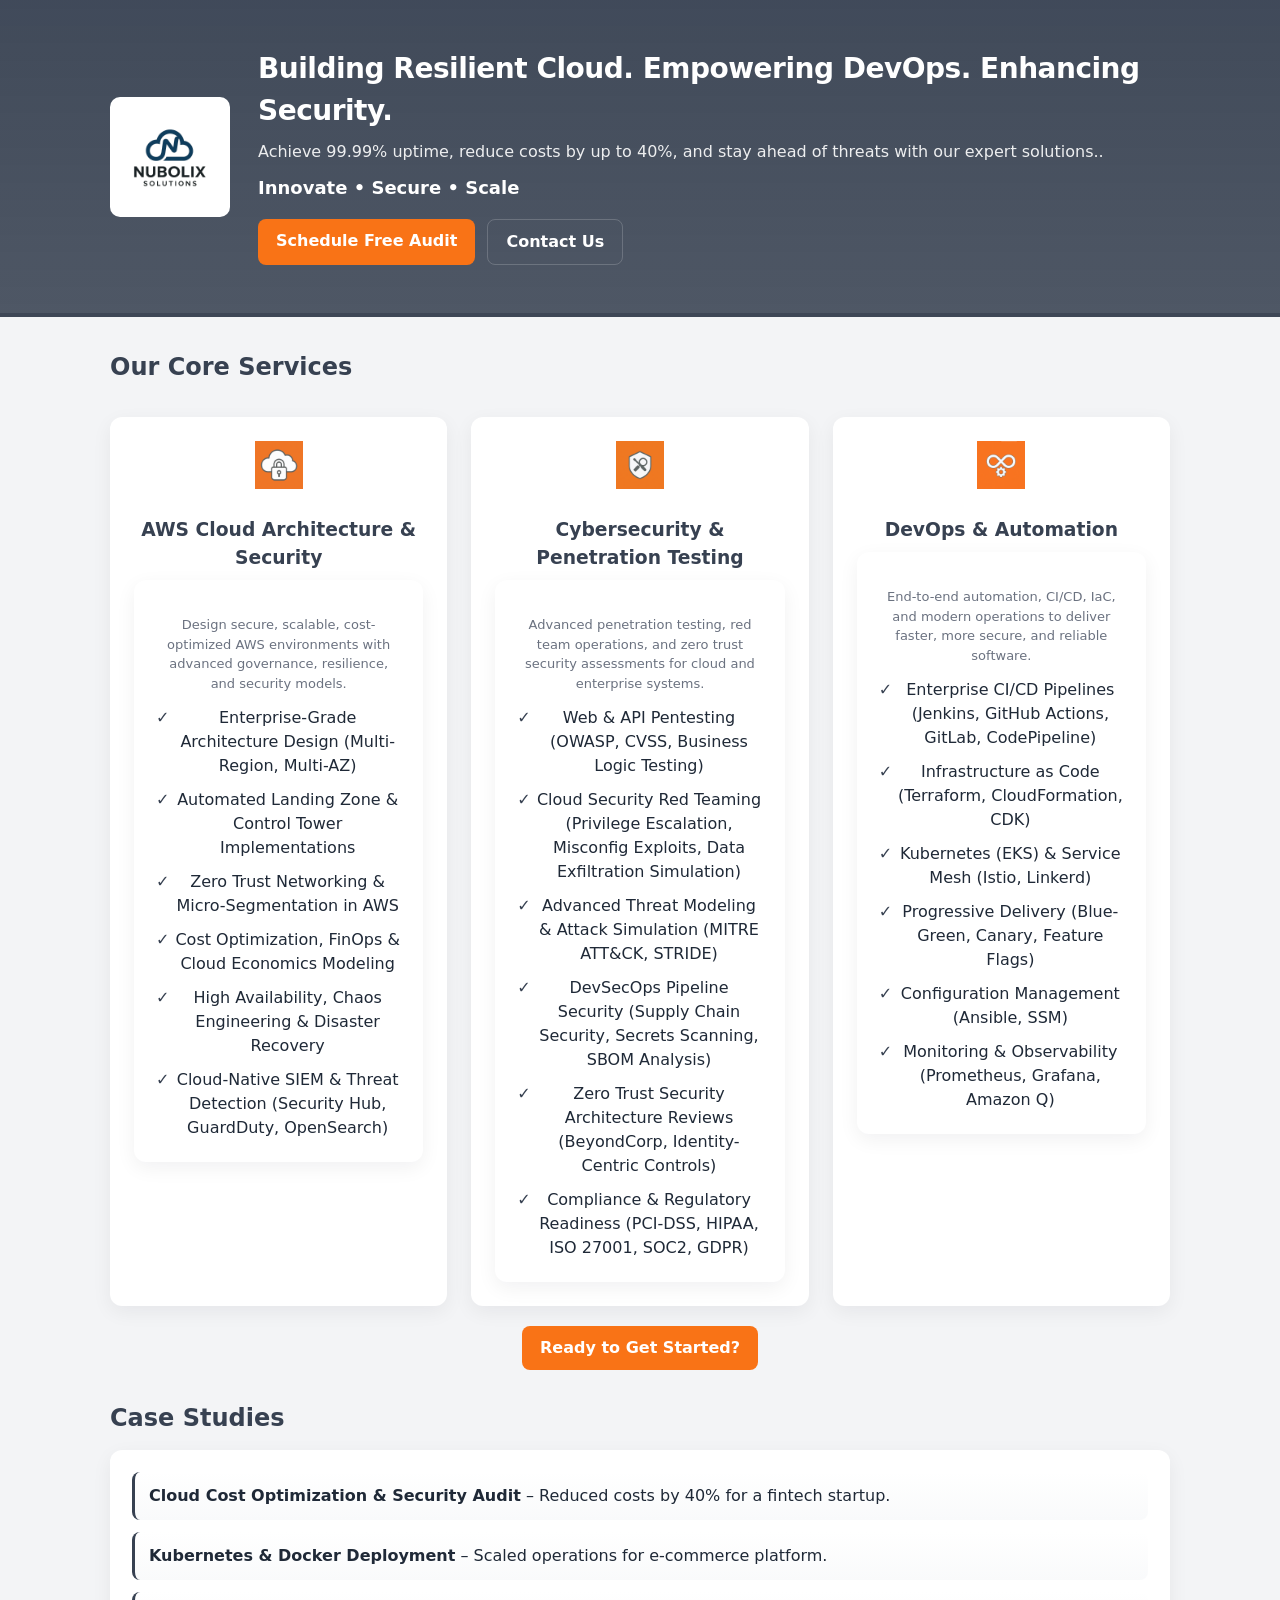
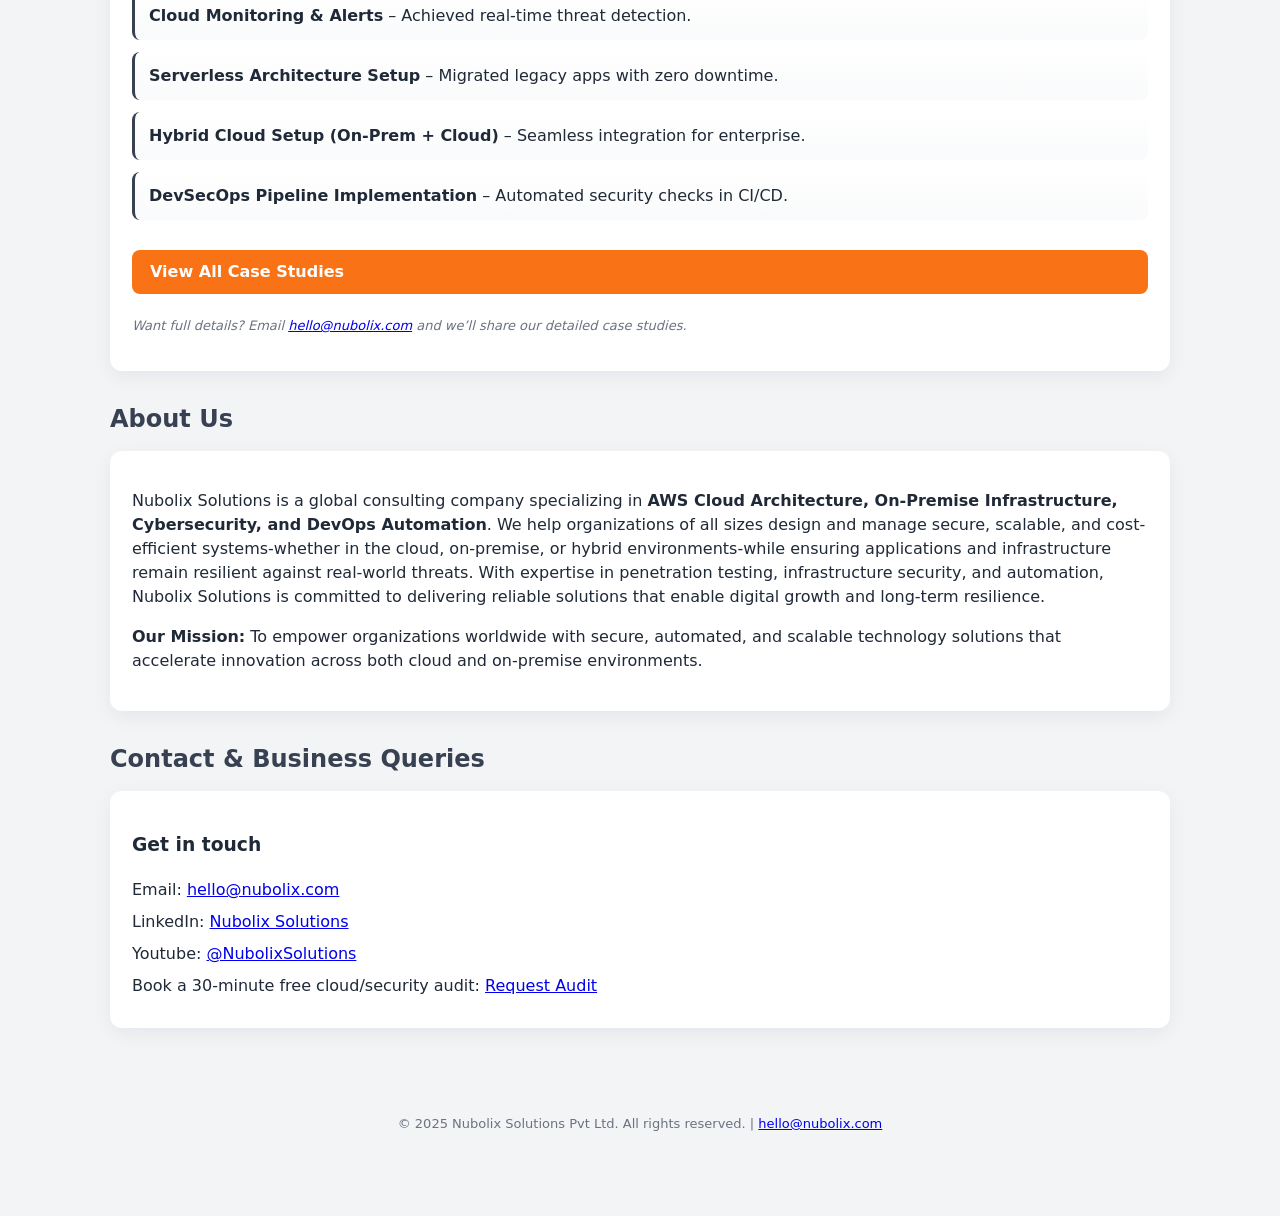
<file: index.html>
<!DOCTYPE html>
<html lang="en">
<head>
  <meta charset="utf-8">
  <meta name="viewport" content="width=device-width, initial-scale=1">
  <title>Nubolix Solutions — Cloud, DevOps & Security</title>
  <meta name="description" content="Nubolix Solutions —  AWS Cloud Architecture, Cybersecurity and DevOps Automation. Advanced penetration testing, zero trust security, CI/CD, IaC and observability for startups & enterprises.">
  <link rel="icon" href="/favicon.ico" />
  <style>
    :root{
      --primary:#374151;
      --accent:#f97316;
      --muted:#6b7280;
      --bg:#f3f4f6;
      --card:#ffffff;
      --radius:12px;
      --max-width:1100px;
      --container-padding:20px;
      font-family: Inter, ui-sans-serif, system-ui, -apple-system, "Segoe UI", Roboto, "Helvetica Neue", Arial;
    }
    *{box-sizing:border-box}
    body{margin:0;background:var(--bg);color:#1f2937;line-height:1.5}
    .site{max-width:var(--max-width);margin:0 auto;padding:32px var(--container-padding)}

    header.hero{background:linear-gradient(180deg,rgba(55,65,81,0.95),rgba(55,65,81,0.88));color:#fff;padding:48px 0;border-bottom:4px solid rgba(0,0,0,0.04)}
    .hero .inner{display:flex;align-items:center;gap:28px;max-width:var(--max-width);margin:0 auto;padding:0 20px}
    .logo-wrap{display:flex;align-items:center;gap:16px}
    .logo-wrap img{width:120px;height:120px;object-fit:contain;border-radius:10px;background:#fff;padding:8px}
    .hero h1{margin:0;font-size:28px;letter-spacing:-0.5px}
    .hero p{margin:8px 0 0;color:rgba(255,255,255,0.9);font-size:16px}
    .slogan{margin-top:10px;font-size:18px;font-weight:600;color:#fff}
    .cta-group{margin-top:18px;display:flex;gap:12px}
    .btn{display:inline-block;padding:10px 18px;border-radius:8px;font-weight:600;text-decoration:none}
    .btn-primary{background:var(--accent);color:#fff}
    .btn-ghost{background:transparent;border:1px solid rgba(255,255,255,0.18);color:#fff}

    .grid{display:grid;grid-template-columns:repeat(3,1fr);gap:20px;margin-top:28px}
    .card{background:var(--card);padding:22px;border-radius:var(--radius);box-shadow:0 6px 20px rgba(16,24,40,0.06)}
    h2.section-title{color:var(--primary);margin:0 0 14px}
    .muted{color:var(--muted)}
    ul.service-list{padding:0;margin:0;list-style:none;display:grid;gap:10px}
    ul.service-list li{padding-left:18px;position:relative}
    ul.service-list li:before{content:"\2713";position:absolute;left:0;color:var(--primary);font-weight:700}

    .services-diagram{display:grid;grid-template-columns:repeat(3,1fr);gap:24px;margin-top:32px;text-align:center}
    .services-diagram .diagram-card{background:var(--card);padding:24px;border-radius:var(--radius);box-shadow:0 6px 20px rgba(16,24,40,0.06)}
    .services-diagram img{width:48px;height:48px;margin-bottom:12px}
    .services-diagram h3{margin:8px 0;color:var(--primary)}

    .case-list{display:flex;flex-direction:column;gap:12px}
    .case-item{border-left:3px solid var(--primary);padding:12px 14px;background:linear-gradient(180deg,#fff,#f9fafb);border-radius:8px}
    .case-item small{color:var(--muted)}

    .contact-card p{margin:8px 0}
    .small{font-size:13px;color:var(--muted)}

    footer{margin-top:36px;padding:18px 0;text-align:center;color:var(--muted);font-size:14px}

    @media (max-width:980px){.grid{grid-template-columns:repeat(2,1fr)}.services-diagram{grid-template-columns:repeat(2,1fr)}.hero h1{font-size:22px}}
    @media (max-width:680px){.grid{grid-template-columns:1fr}.services-diagram{grid-template-columns:1fr}.hero .inner{flex-direction:column;align-items:flex-start}.logo-wrap img{width:100px;height:100px}.hero p{font-size:15px}.slogan{font-size:16px}}
  </style>
</head>
<body>
  <header class="hero">
    <div class="inner">
      <div class="logo-wrap">
        <img src="logo.png" alt="Nubolix Solutions logo">
      </div>
      <div>
        <h1>Building Resilient Cloud. Empowering DevOps. Enhancing Security.</h1>
        <p>Achieve 99.99% uptime, reduce costs by up to 40%, and stay ahead of threats with our expert solutions..</p>
        <div class="slogan">Innovate • Secure • Scale</div>
        <div class="cta-group">
          <a class="btn btn-primary" href="mailto:hello@nubolix.com?subject=Schedule%20Free%20Audit">Schedule Free Audit</a>
          <a class="btn btn-ghost" href="mailto:hello@nubolix.com?subject=Business%20Inquiry">Contact Us</a>
        </div>
      </div>
    </div>
  </header>

  <main class="site">
    <section aria-labelledby="services">
      <h2 id="services" class="section-title">Our Core Services</h2>
      
      <div class="services-diagram">
        <div class="diagram-card">
          <img src="cloud-icon.png" alt="Cloud Architecture Icon">
          <h3>AWS Cloud Architecture & Security</h3>
          <div class="card">
            <p class="small">Design secure, scalable, cost-optimized AWS environments with advanced governance, resilience, and security models.</p>
            <ul class="service-list">
              <li>Enterprise-Grade Architecture Design (Multi-Region, Multi-AZ)</li>
              <li>Automated Landing Zone & Control Tower Implementations</li>
              <li>Zero Trust Networking & Micro-Segmentation in AWS</li>
              <li>Cost Optimization, FinOps & Cloud Economics Modeling</li>
              <li>High Availability, Chaos Engineering & Disaster Recovery</li>
              <li>Cloud-Native SIEM & Threat Detection (Security Hub, GuardDuty, OpenSearch)</li>
            </ul>
          </div>
        </div>
        <div class="diagram-card">
          <img src="security-icon.png" alt="Cybersecurity Icon">
          <h3>Cybersecurity & Penetration Testing</h3>
          <div class="card">
            <p class="small">Advanced penetration testing, red team operations, and zero trust security assessments for cloud and enterprise systems.</p>
            <ul class="service-list">
              <li>Web & API Pentesting (OWASP, CVSS, Business Logic Testing)</li>
              <li>Cloud Security Red Teaming (Privilege Escalation, Misconfig Exploits, Data Exfiltration Simulation)</li>
              <li>Advanced Threat Modeling & Attack Simulation (MITRE ATT&CK, STRIDE)</li>
              <li>DevSecOps Pipeline Security (Supply Chain Security, Secrets Scanning, SBOM Analysis)</li>
              <li>Zero Trust Security Architecture Reviews (BeyondCorp, Identity-Centric Controls)</li>
              <li>Compliance & Regulatory Readiness (PCI-DSS, HIPAA, ISO 27001, SOC2, GDPR)</li>
            </ul>
          </div>
        </div>
        <div class="diagram-card">
          <img src="devops-icon.png" alt="DevOps Automation Icon">
          <h3>DevOps & Automation</h3>
          <div class="card">
            <p class="small">End-to-end automation, CI/CD, IaC, and modern operations to deliver faster, more secure, and reliable software.</p>
            <ul class="service-list">
              <li>Enterprise CI/CD Pipelines (Jenkins, GitHub Actions, GitLab, CodePipeline)</li>
              <li>Infrastructure as Code (Terraform, CloudFormation,  CDK)</li>
              <li>Kubernetes (EKS) & Service Mesh (Istio, Linkerd)</li>
              <li>Progressive Delivery (Blue-Green, Canary, Feature Flags)</li>
              <li>Configuration Management (Ansible,  SSM)</li>
              <li>Monitoring & Observability (Prometheus, Grafana, Amazon Q)</li>
            </ul>
          </div>
        </div>
      </div>
      <div style="text-align: center; margin-top: 20px;">
        <a class="btn btn-primary" href="mailto:hello@nubolix.com?subject=Service%20Inquiry">Ready to Get Started?</a>
      </div>
    </section>

    <section style="margin-top:30px;" aria-labelledby="cases">
      <h2 id="cases" class="section-title">Case Studies</h2>
      <div class="card case-list">
        <div class="case-item">
          <strong>Cloud Cost Optimization & Security Audit</strong> – Reduced costs by 40% for a fintech startup.
        </div>
        <div class="case-item">
          <strong>Kubernetes & Docker Deployment</strong> – Scaled operations for e-commerce platform.
        </div>
        <div class="case-item">
          <strong>Cloud Monitoring & Alerts</strong> – Achieved real-time threat detection.
        </div>
        <div class="case-item">
          <strong>Serverless Architecture Setup</strong> – Migrated legacy apps with zero downtime.
        </div>
        <div class="case-item">
          <strong>Hybrid Cloud Setup (On-Prem + Cloud)</strong> – Seamless integration for enterprise.
        </div>
        <div class="case-item">
          <strong>DevSecOps Pipeline Implementation</strong> – Automated security checks in CI/CD.
        </div>
        <a class="btn btn-primary" href="case_studies.html" style="margin-top:18px;display:inline-block;">View All Case Studies</a>
        <p class="small" style="margin-top:10px;"><em>Want full details? Email <a href="mailto:hello@nubolix.com">hello@nubolix.com</a> and we’ll share our detailed case studies.</em></p>
      </div>
    </section>

    <section style="margin-top:30px;" aria-labelledby="about">
      <h2 id="about" class="section-title">About Us</h2>
      <div class="card about">
        <p>
          Nubolix Solutions is a global consulting company specializing in <strong>AWS Cloud Architecture, On-Premise Infrastructure, Cybersecurity, and DevOps Automation</strong>.  
          We help organizations of all sizes design and manage secure, scalable, and cost-efficient systems-whether in the cloud, on-premise, or hybrid environments-while ensuring applications and infrastructure remain resilient against real-world threats.  
          With expertise in penetration testing, infrastructure security, and automation, Nubolix Solutions is committed to delivering reliable solutions that enable digital growth and long-term resilience.
        </p>
        <p><strong>Our Mission:</strong> To empower organizations worldwide with secure, automated, and scalable technology solutions that accelerate innovation across both cloud and on-premise environments.</p>
      </div>
    </section>



    <section style="margin-top:30px;" aria-labelledby="contact">
      <h2 id="contact" class="section-title">Contact & Business Queries</h2>
      <div class="card contact-card">
        <h3>Get in touch</h3>
        <p>Email: <a href="mailto:hello@nubolix.com">hello@nubolix.com</a></p>
		<p>LinkedIn: <a href="https://www.linkedin.com/company/nubolixsolutions">Nubolix Solutions</a></p>
		<p>Youtube: <a href="https://www.youtube.com/@NubolixSolutions">@NubolixSolutions</a></p>
        <p>Book a 30-minute free cloud/security audit: <a href="mailto:hello@nubolix.com?subject=Book%20Free%20Audit">Request Audit</a></p>
      </div>
    </section>

    <footer>
      <div class="site small">&copy; 2025 Nubolix Solutions Pvt Ltd. All rights reserved. | <a href="mailto:hello@nubolix.com">hello@nubolix.com</a></div>
    </footer>
  </main>
</body>
</html>
</file>
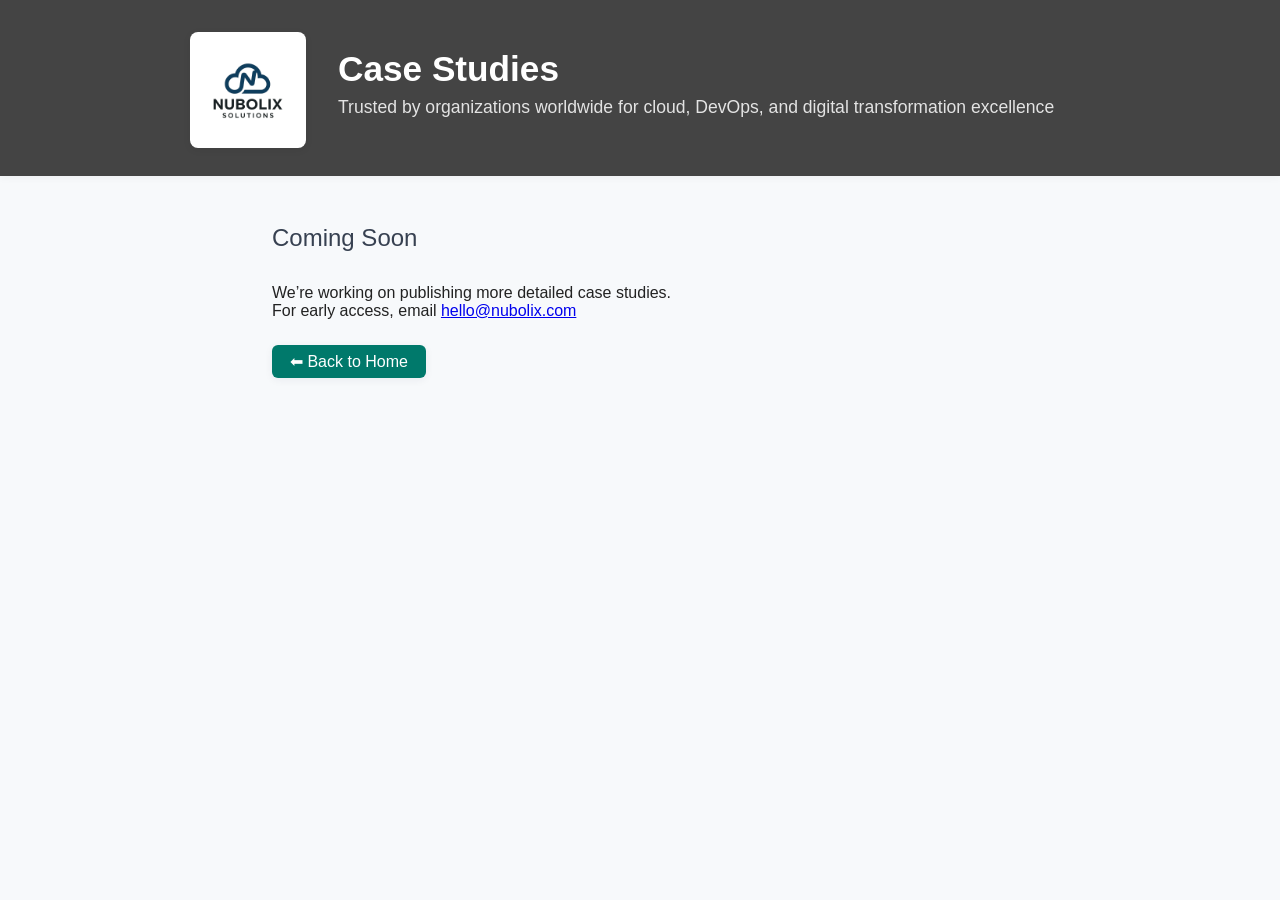
<file: case_studies.html>
<!DOCTYPE html>
<html lang="en">
<head>
  <meta charset="utf-8">
  <meta name="viewport" content="width=device-width, initial-scale=1">
  <title>Case Studies — Nubolix Solutions</title>
  <link rel="stylesheet" href="style.css">
</head>
<body>
  <header class="hero">
    <div class="inner">
      <div class="logo-wrap">
        <a href="index.html"><img src="logo.png" alt="Nubolix Solutions logo" width="100"></a>
      </div>
      <div>
        <h1>Case Studies</h1>
        <p class="subtitle">Trusted by organizations worldwide for cloud, DevOps, and digital transformation excellence</p>
      </div>
    </div>
  </header>


  <main class="site">
    
    <div style="font-size:1.5rem;color:#374151;margin-bottom:32px;font-style: bold;">Coming Soon</div>
    <div class="small" style="margin-bottom:32px;">
      We’re working on publishing more detailed case studies.<br>
      For early access, email <a href="mailto:hello@nubolix.com">hello@nubolix.com</a>
    </div>
    <a href="index.html" class="btn" style="margin-top:0;">⬅ Back to Home</a>
  </main>
</body>
</html>
</file>
<file: style.css>
.intro {
  font-size: 1.08rem;
  color: #555;
  margin-bottom: 18px;
}
body {
  font-family: 'Segoe UI', 'Roboto', Arial, sans-serif;
  background: #f7f9fb;
  color: #222;
  margin: 0;
  padding: 0;
}

.hero {
  background: #444; /* grey */
  color: #fff;
  padding: 32px 0 24px 0;
  box-shadow: 0 2px 8px rgba(0,0,0,0.04);
}

.hero .inner {
  display: flex;
  align-items: center;
  max-width: 900px;
  margin: 0 auto;
  gap: 32px;
}

.logo-wrap img {
  border-radius: 8px;
  background: #fff;
  padding: 8px;
  box-shadow: 0 2px 8px rgba(0,0,0,0.06);
}

.hero h1 {
  font-size: 2.2rem;
  margin: 0 0 8px 0;
  font-weight: 600;
}

.subtitle {
  font-size: 1.1rem;
  margin-top: 0;
  opacity: 0.85;
}

.site {
  max-width: 800px;
  margin: 48px auto 48px auto;
  padding: 0 32px;
  box-sizing: border-box;
}

.card.case-item {
  background: #fff;
  border-radius: 14px;
  box-shadow: 0 4px 24px rgba(10,37,64,0.08);
  padding: 32px 28px;
  margin-bottom: 32px;
}

.card h2 {
  color: #0a2540;
  margin-top: 0;
  font-size: 1.3rem;
  border-bottom: 1px solid #e3e8ee;
  padding-bottom: 4px;
}

.card ul {
  margin: 0 0 16px 20px;
}

.result-badge {
  display: inline-block;
  background: #e3fcec;
  color: #1a7f37;
  padding: 4px 12px;
  border-radius: 6px;
  margin-bottom: 4px;
  font-weight: 500;
}

.nav-links {
  display: flex;
  gap: 16px;
  margin-bottom: 24px;
}

.btn {
  background: #00796b; /* Professional teal */
  color: #fff;
  text-decoration: none;
  padding: 8px 18px;
  border-radius: 6px;
  font-weight: 500;
  transition: background 0.2s;
  box-shadow: 0 2px 8px rgba(10,37,64,0.06);
  border: none;
}

.btn:hover {
  background: #004d40;
}

.btn-secondary {
  background: #616161; /* Neutral dark grey */
  color: #fff;
  margin-left: 8px;
  border: none;
  padding: 8px 18px;
  border-radius: 6px;
  font-weight: 500;
  transition: background 0.2s;
}

.btn-secondary:hover {
  background: #333;
}

table {
  width: 100%;
  border-collapse: collapse;
  margin-bottom: 24px;
}

th, td {
  border: 1px solid #d1d5db;
  padding: 10px;
  text-align: left;
}

thead tr {
  background: #f1f5f9;
}

footer {
  background: #f1f5f9;
  color: #555;
  text-align: center;
  padding: 18px 0;
  font-size: 0.95rem;
  border-top: 1px solid #e3e8ee;
}

.case-summary {
  display: flex;
  align-items: center;
  justify-content: space-between;
  background: #f7f7f7;
  border-radius: 8px;
  padding: 12px 18px;
  cursor: pointer;
  font-size: 1.1rem;
  font-weight: 500;
  color: #333;
  gap: 12px;
  transition: box-shadow 0.2s;
}

.case-summary:hover {
  box-shadow: 0 4px 16px rgba(25, 118, 210, 0.12);
}

.case-summary span {
  flex: 1;
}

.case-summary a.btn,
.case-summary a.btn-secondary {
  margin-left: 8px;
  white-space: nowrap;
}

@media (max-width: 600px) {
  .case-summary {
    flex-direction: column;
    align-items: flex-start;
    gap: 8px;
  }
  .case-summary a.btn,
  .case-summary a.btn-secondary {
    margin-left: 0;
    margin-top: 6px;
  }
}

details ul {
  margin: 16px 0 0 24px;
  padding: 0;
}

details[open] .case-summary {
  background: #eaeaea;
}

.case-list {
  list-style: none;
  padding: 0;
  margin: 0;
}

.case-list li {
  margin-bottom: 24px;
}

.case-table {
  margin-top: 10px;
  width: 100%;
  max-width: 420px;
  background: #fff;
  border-radius: 6px;
  box-shadow: 0 2px 8px rgba(10,37,64,0.04);
}

.case-table td {
  border: 1px solid #e3e8ee;
  padding: 7px 14px;
  color: #222;
}

.case-table td strong {
  color: #1976d2;
  font-weight: 600;
}

.floating-nav {
  position: fixed;
  right: 24px;
  bottom: 32px;
  z-index: 999;
  display: flex;
  flex-direction: column;
  gap: 12px;
  align-items: flex-end;
}

.floating-nav .btn {
  width: 48px;
  height: 48px;
  border-radius: 50%;
  font-size: 1.5rem;
  display: flex;
  align-items: center;
  justify-content: center;
  box-shadow: 0 2px 8px rgba(10,37,64,0.10);
  opacity: 0.95;
  border: none;
  background: #00796b;
  color: #fff;
  transition: background 0.2s, opacity 0.2s;
}

.floating-nav .btn:hover {
  background: #004d40;
  opacity: 1;
}

.floating-nav .home-btn {
  background: #616161;
}

.floating-nav .home-btn:hover {
  background: #333;
}

.contact-btn {
  background: #1976d2;
}
.contact-btn:hover {
  background: #0d47a1;
}

.floating-nav .contact-btn {
  margin-top: 8px;
}
</file>
